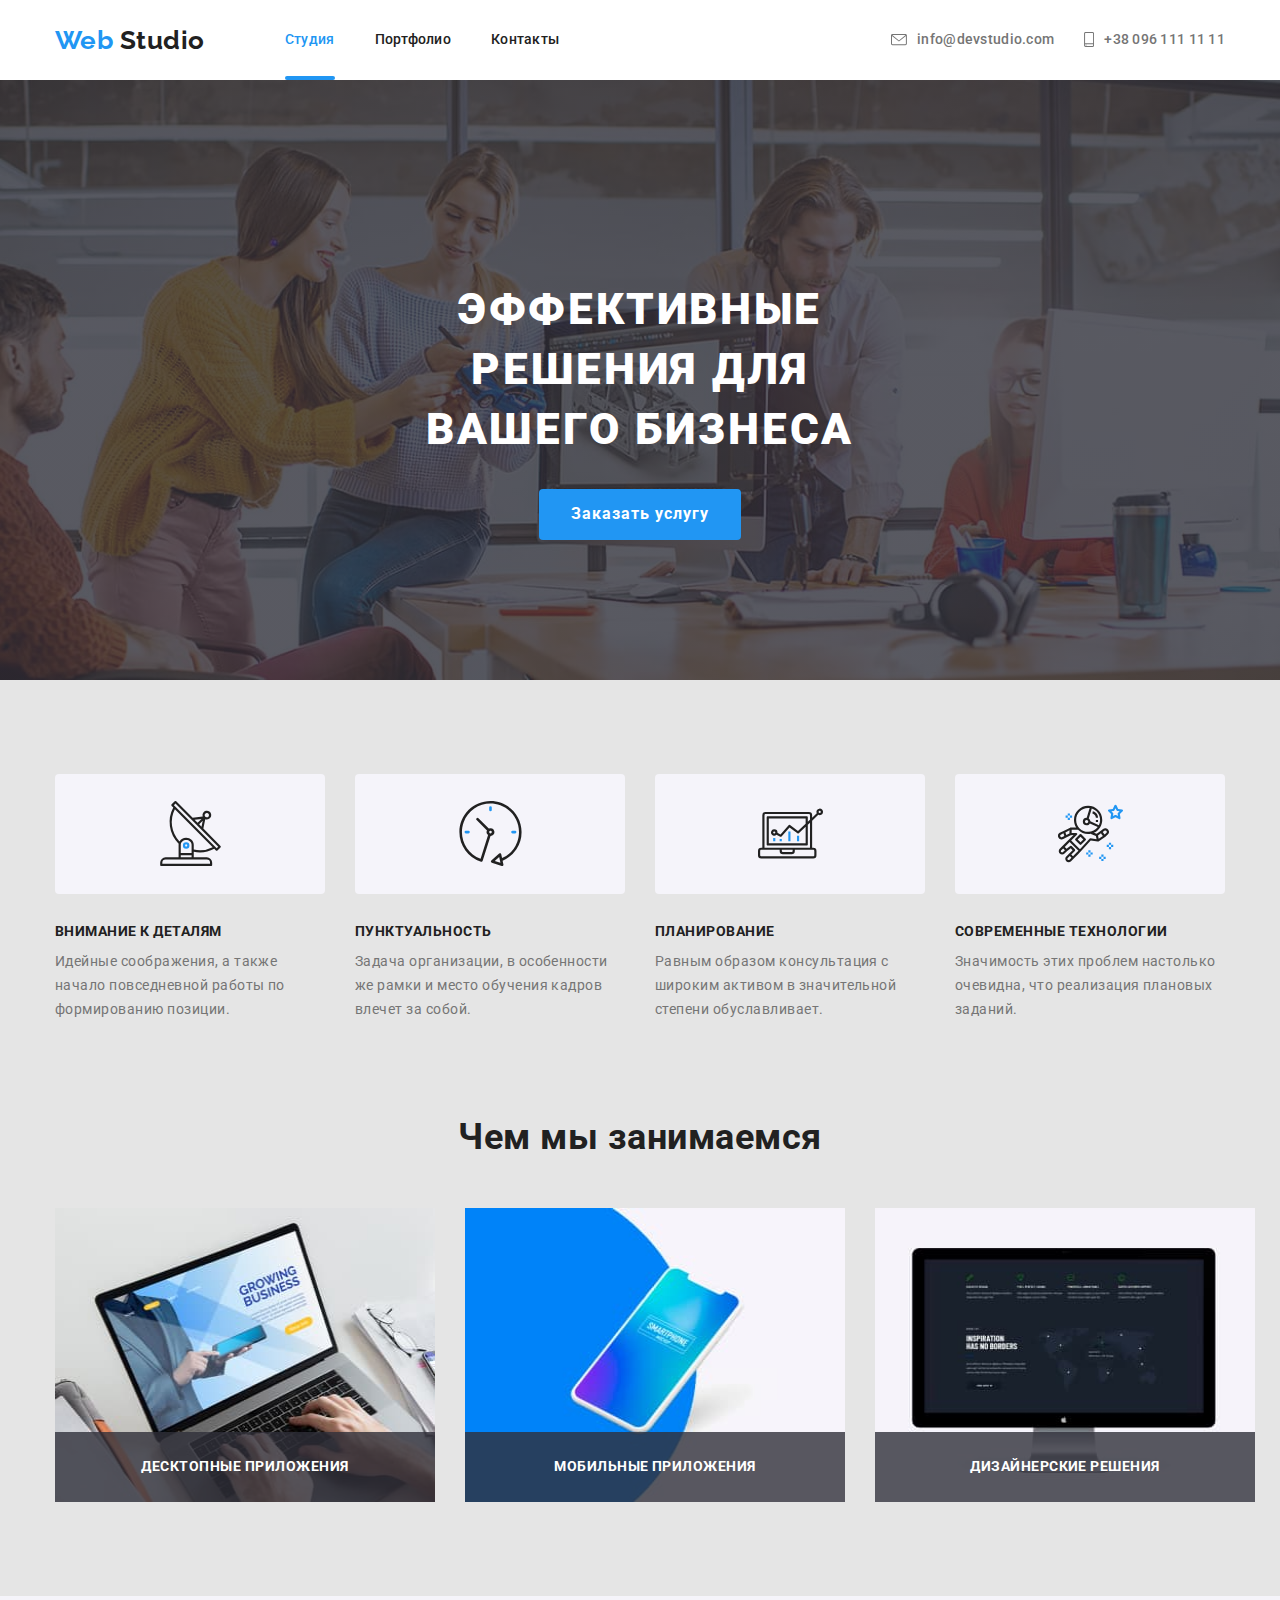
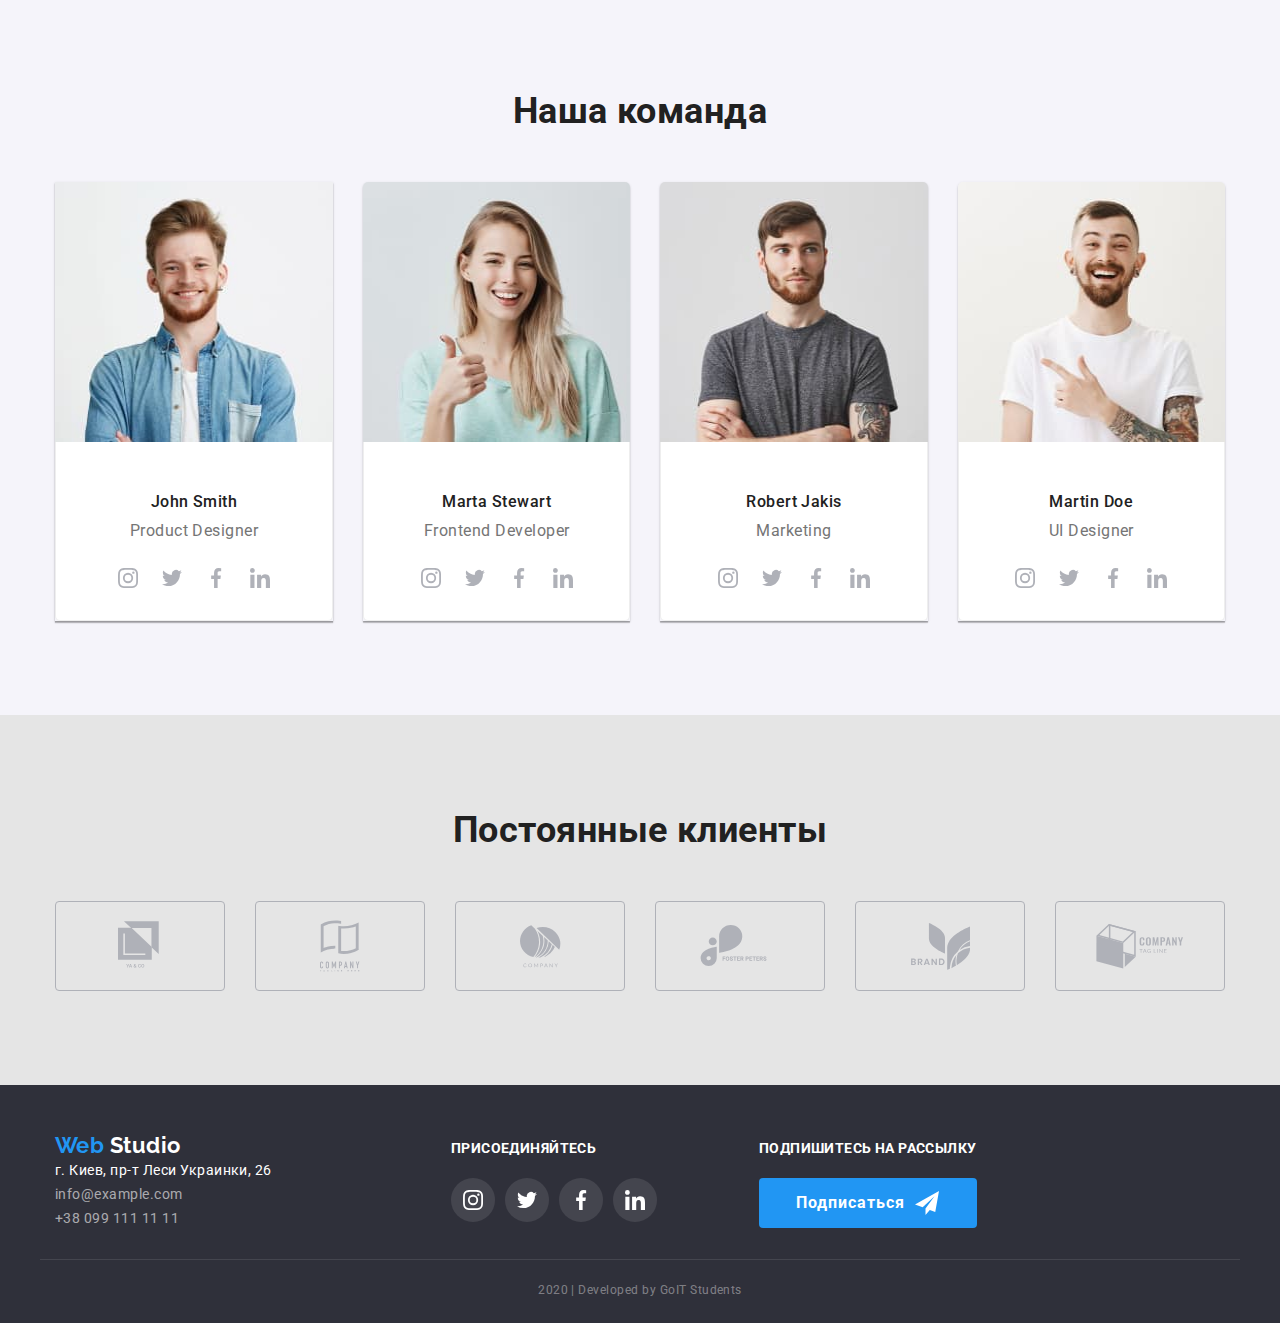
<file: index.html>
<!DOCTYPE html>
<html lang="ru">
  <head>
    <meta charset="UTF-8" />
    <meta name="viewport" content="width=device-width, initial-scale=1.0" />
    <title>Web Studio</title>
    <link
      href="https://fonts.googleapis.com/css2?family=Raleway:wght@700&family=Roboto:wght@400;500;700;900&display=swap"
      rel="stylesheet"
    />
    <link rel="stylesheet" href="./css/style.css" />
  </head>
  <body>
    <header class="page-header">
      <div class="container main-header">
        <nav class="main-header">
          <a href="" class="logo"><span class="word-web">Web</span> Studio</a>

          <ul class="site-nav list">
            <li class="item"><a href="" class="link current">Студия</a></li>
            <li class="item">
              <a href="./portfolio.html" class="link">Портфолио</a>
            </li>
            <li class="item"><a href="" class="link">Контакты</a></li>
          </ul>
        </nav>

        <ul class="auth-nav list">
          <li>
            <a href="mailto:info@devstudio.com" class="link"
              ><svg class="auth-logo" width="16" height="12">
                <use href="./images/symbol-defs.svg#icon-envelope"></use>
              </svg>
              info@devstudio.com</a
            >
          </li>
          <li>
            <a href="tel:+380961111111" class="link">
              <svg class="auth-logo" width="10" height="15">
                <use href="./images/symbol-defs.svg#icon-smartphone"></use>
              </svg>
              +38 096 111 11 11
            </a>
          </li>
        </ul>
      </div>
    </header>

    <main>
      <section class="hero">
        <div class="overlay">
          <h1 class="hero-title">эффективные решения для вашего бизнеса</h1>
          <a href="" class="button">Заказать услугу</a>
        </div>
      </section>

      <section class="section">
        <div class="container">
          <h2 class="section-title is-hidden">Приемущества компании</h2>
          <ul class="feature-list list">
            <li class="item icon-antenna">
              <h3 class="title">Внимание к деталям</h3>
              <p class="text">
                Идейные соображения, а также начало повседневной работы по
                формированию позиции.
              </p>
            </li>

            <li class="item icon-clock">
              <h3 class="title">Пунктуальность</h3>
              <p class="text">
                Задача организации, в особенности же рамки и место обучения
                кадров влечет за собой.
              </p>
            </li>

            <li class="item icon-diagram">
              <h3 class="title">Планирование</h3>
              <p class="text">
                Равным образом консультация с широким активом в значительной
                степени обуславливает.
              </p>
            </li>

            <li class="item icon-astronaut">
              <h3 class="title">Современные технологии</h3>
              <p class="text">
                Значимость этих проблем настолько очевидна, что реализация
                плановых заданий.
              </p>
            </li>
          </ul>
        </div>
      </section>

      <section class="section top">
        <div class="container">
          <h2 class="section-title">Чем мы занимаемся</h2>
          <ul class="work-list list">
            <li class="item">
              <div class="thumb">
                <img
                  class="image-block"
                  src="./images/img1.jpg"
                  alt="ноутбук"
                  width="380"
                  height="294"
                />
                <div class="block-title">
                  <h3 class="title">Десктопные приложения</h3>
                </div>
              </div>
            </li>
            <li class="item">
              <div class="thumb">
                <img
                  class="image-block"
                  src="./images/img2.jpg"
                  alt="смартфон"
                  width="380"
                  height="294"
                />
                <div class="block-title">
                  <h3 class="title">Мобильные приложения</h3>
                </div>
              </div>
            </li>
            <li class="item">
              <div class="thumb">
                <img
                  class="image-block"
                  src="./images/img3.jpg"
                  alt="монитор"
                  width="380"
                  height="294"
                />
                <div class="block-title">
                  <h3 class="title">Дизайнерские решения</h3>
                </div>
              </div>
            </li>
          </ul>
        </div>
      </section>

      <section class="section team">
        <div class="container">
          <h2 class="section-title">Наша команда</h2>
          <ul class="team-list list">
            <li class="item">
              <a class="work-link" href=""
                ><img
                  class="card-image"
                  src="./images/photo1.jpg"
                  alt="John Smith"
                  width="278"
                  height="260"
              /></a>

              <div class="card-name">
                <h3 class="title">John Smith</h3>
                <p class="position">Product Designer</p>
                <ul class="list">
                  <li>
                    <a href="" class="socialy" aria-label="Ссылка на Instagram">
                      <svg class="icon-link" width="20px" height="20px">
                        <use
                          href="./images/symbol-defs.svg#icon-instagram1"
                        ></use>
                      </svg>
                    </a>
                  </li>
                  <li>
                    <a href="" class="socialy" aria-label="Ссылка на Twitter"
                      ><svg class="icon-link" width="20px" height="20px">
                        <use
                          href="./images/symbol-defs.svg#icon-twitter1"
                        ></use>
                      </svg>
                    </a>
                  </li>
                  <li>
                    <a href="" class="socialy" aria-label="Ссылка на Facebook"
                      ><svg class="icon-link" width="20px" height="20px">
                        <use
                          href="./images/symbol-defs.svg#icon-facebook1"
                        ></use>
                      </svg>
                    </a>
                  </li>
                  <li>
                    <a href="" class="socialy" aria-label="Ссылка на Linkedin"
                      ><svg class="icon-link" width="20px" height="20px">
                        <use
                          href="./images/symbol-defs.svg#icon-linkedin1"
                        ></use>
                      </svg>
                    </a>
                  </li>
                </ul>
              </div>
            </li>

            <li class="item">
              <a href=""
                ><img
                  class="card-image"
                  src="./images/photo2.jpg"
                  alt="Marta Stewart"
                  width="278"
                  height="260"
              /></a>
              <div class="card-name">
                <h3 class="title">Marta Stewart</h3>
                <p class="position">Frontend Developer</p>
                <ul class="list">
                  <li>
                    <a href="" class="socialy" aria-label="Ссылка на Instagram">
                      <svg class="icon-link" width="20px" height="20px">
                        <use
                          href="./images/symbol-defs.svg#icon-instagram1"
                        ></use>
                      </svg>
                    </a>
                  </li>
                  <li>
                    <a href="" class="socialy" aria-label="Ссылка на Twitter"
                      ><svg class="icon-link" width="20px" height="20px">
                        <use
                          href="./images/symbol-defs.svg#icon-twitter1"
                        ></use>
                      </svg>
                    </a>
                  </li>
                  <li>
                    <a href="" class="socialy" aria-label="Ссылка на Facebook"
                      ><svg class="icon-link" width="20px" height="20px">
                        <use
                          href="./images/symbol-defs.svg#icon-facebook1"
                        ></use>
                      </svg>
                    </a>
                  </li>
                  <li>
                    <a href="" class="socialy" aria-label="Ссылка на Linkedin"
                      ><svg class="icon-link" width="20px" height="20px">
                        <use
                          href="./images/symbol-defs.svg#icon-linkedin1"
                        ></use>
                      </svg>
                    </a>
                  </li>
                </ul>
              </div>
            </li>

            <li class="item">
              <a href=""
                ><img
                  class="card-image"
                  src="./images/photo3.jpg"
                  alt="Robert Jakis"
                  width="278"
                  height="260"
              /></a>
              <div class="card-name">
                <h3 class="title">Robert Jakis</h3>
                <p class="position">Marketing</p>
                <ul class="list">
                  <li>
                    <a href="" class="socialy" aria-label="Ссылка на Instagram">
                      <svg class="icon-link" width="20px" height="20px">
                        <use
                          href="./images/symbol-defs.svg#icon-instagram1"
                        ></use>
                      </svg>
                    </a>
                  </li>
                  <li>
                    <a href="" class="socialy" aria-label="Ссылка на Twitter"
                      ><svg class="icon-link" width="20px" height="20px">
                        <use
                          href="./images/symbol-defs.svg#icon-twitter1"
                        ></use>
                      </svg>
                    </a>
                  </li>
                  <li>
                    <a href="" class="socialy" aria-label="Ссылка на Facebook"
                      ><svg class="icon-link" width="20px" height="20px">
                        <use
                          href="./images/symbol-defs.svg#icon-facebook1"
                        ></use>
                      </svg>
                    </a>
                  </li>
                  <li>
                    <a href="" class="socialy" aria-label="Ссылка на Linkedin"
                      ><svg class="icon-link" width="20px" height="20px">
                        <use
                          href="./images/symbol-defs.svg#icon-linkedin1"
                        ></use>
                      </svg>
                    </a>
                  </li>
                </ul>
              </div>
            </li>

            <li class="item">
              <a href=""
                ><img
                  class="card-image"
                  src="./images/photo4.jpg"
                  alt="Martin Doe"
                  width="278"
                  height="260"
              /></a>
              <div class="card-name">
                <h3 class="title">Martin Doe</h3>
                <p class="position">UI Designer</p>
                <ul class="list">
                  <li>
                    <a href="" class="socialy" aria-label="Ссылка на Instagram">
                      <svg class="icon-link" width="20px" height="20px">
                        <use
                          href="./images/symbol-defs.svg#icon-instagram1"
                        ></use>
                      </svg>
                    </a>
                  </li>
                  <li>
                    <a href="" class="socialy" aria-label="Ссылка на Twitter"
                      ><svg class="icon-link" width="20px" height="20px">
                        <use
                          href="./images/symbol-defs.svg#icon-twitter1"
                        ></use>
                      </svg>
                    </a>
                  </li>
                  <li>
                    <a href="" class="socialy" aria-label="Ссылка на Facebook"
                      ><svg class="icon-link" width="20px" height="20px">
                        <use
                          href="./images/symbol-defs.svg#icon-facebook1"
                        ></use>
                      </svg>
                    </a>
                  </li>
                  <li>
                    <a href="" class="socialy" aria-label="Ссылка на Linkedin"
                      ><svg class="icon-link" width="20px" height="20px">
                        <use
                          href="./images/symbol-defs.svg#icon-linkedin1"
                        ></use>
                      </svg>
                    </a>
                  </li>
                </ul>
              </div>
            </li>
          </ul>
        </div>
      </section>

      <section class="section">
        <div class="container">
          <h2 class="section-title">Постоянные клиенты</h2>
          <ul class="clients-list list">
            <li class="item">
              <a href="" class="clients-links">
                <svg class="clients-logo" width="45" height="50">
                  <use href="./images/symbol-defs.svg#icon-logo1"></use>
                </svg>
              </a>
            </li>
            <li class="item">
              <a href="" class="clients-links">
                <svg class="clients-logo" width="40" height="52">
                  <use href="./images/symbol-defs.svg#icon-logo2"></use>
                </svg>
              </a>
            </li>
            <li class="item">
              <a href="" class="clients-links">
                <svg class="clients-logo" width="41" height="43">
                  <use href="./images/symbol-defs.svg#icon-logo3"></use>
                </svg>
              </a>
            </li>
            <li class="item">
              <a href="" class="clients-links">
                <svg class="clients-logo" width="80" height="42">
                  <use href="./images/symbol-defs.svg#icon-logo4"></use>
                </svg>
              </a>
            </li>
            <li class="item">
              <a href="" class="clients-links">
                <svg class="clients-logo" width="59" height="47">
                  <use href="./images/symbol-defs.svg#icon-logo5"></use>
                </svg>
              </a>
            </li>
            <li class="item">
              <a href="" class="clients-links">
                <svg class="clients-logo" width="88" height="45">
                  <use href="./images/symbol-defs.svg#icon-logo6"></use>
                </svg>
              </a>
            </li>
          </ul>
        </div>
      </section>
    </main>

    <footer class="page-footer">
      <div class="container main-footer">
        <div class="block-contact">
          <a href="" class="logo-footer"
            ><span class="word-web">Web</span> Studio</a
          >
          <address>
            <a href="" class="contacts"
              >г. Киев, пр-т Леси Украинки, 26 <br />
            </a>
            <a href="mailto:info@devstudio.com" class="contacts"
              ><span class="links">info@example.com </span><br />
            </a>
            <a href="tel:+380961111111" class="contacts"
              ><span class="links">+38 099 111 11 11</span></a
            >
          </address>
        </div>

        <div class="block-join">
          <p class="text">присоединяйтесь</p>
          <ul class="our-links list">
            <li>
              <a
                href=""
                class="social-links icon-instagram"
                aria-label="Ссылка на Instagram"
              ></a>
            </li>
            <li>
              <a
                href=""
                class="social-links icon-twitter"
                aria-label="Ссылка на Twitter"
              ></a>
            </li>
            <li>
              <a
                href=""
                class="social-links icon-facebook"
                aria-label="Ссылка на Facebook"
              ></a>
            </li>
            <li>
              <a
                href=""
                class="social-links icon-linkedin"
                aria-label="Ссылка на Linkedin"
              ></a>
            </li>
          </ul>
        </div>

        <div>
          <p class="text">Подпишитесь на рассылку</p>
          <a href="" class="button icon-subscribe">Подписаться</a>
        </div>
      </div>
      <p class="copyright container">2020 | Developed by GoIT Students</p>
    </footer>
  </body>
</html>
</file>
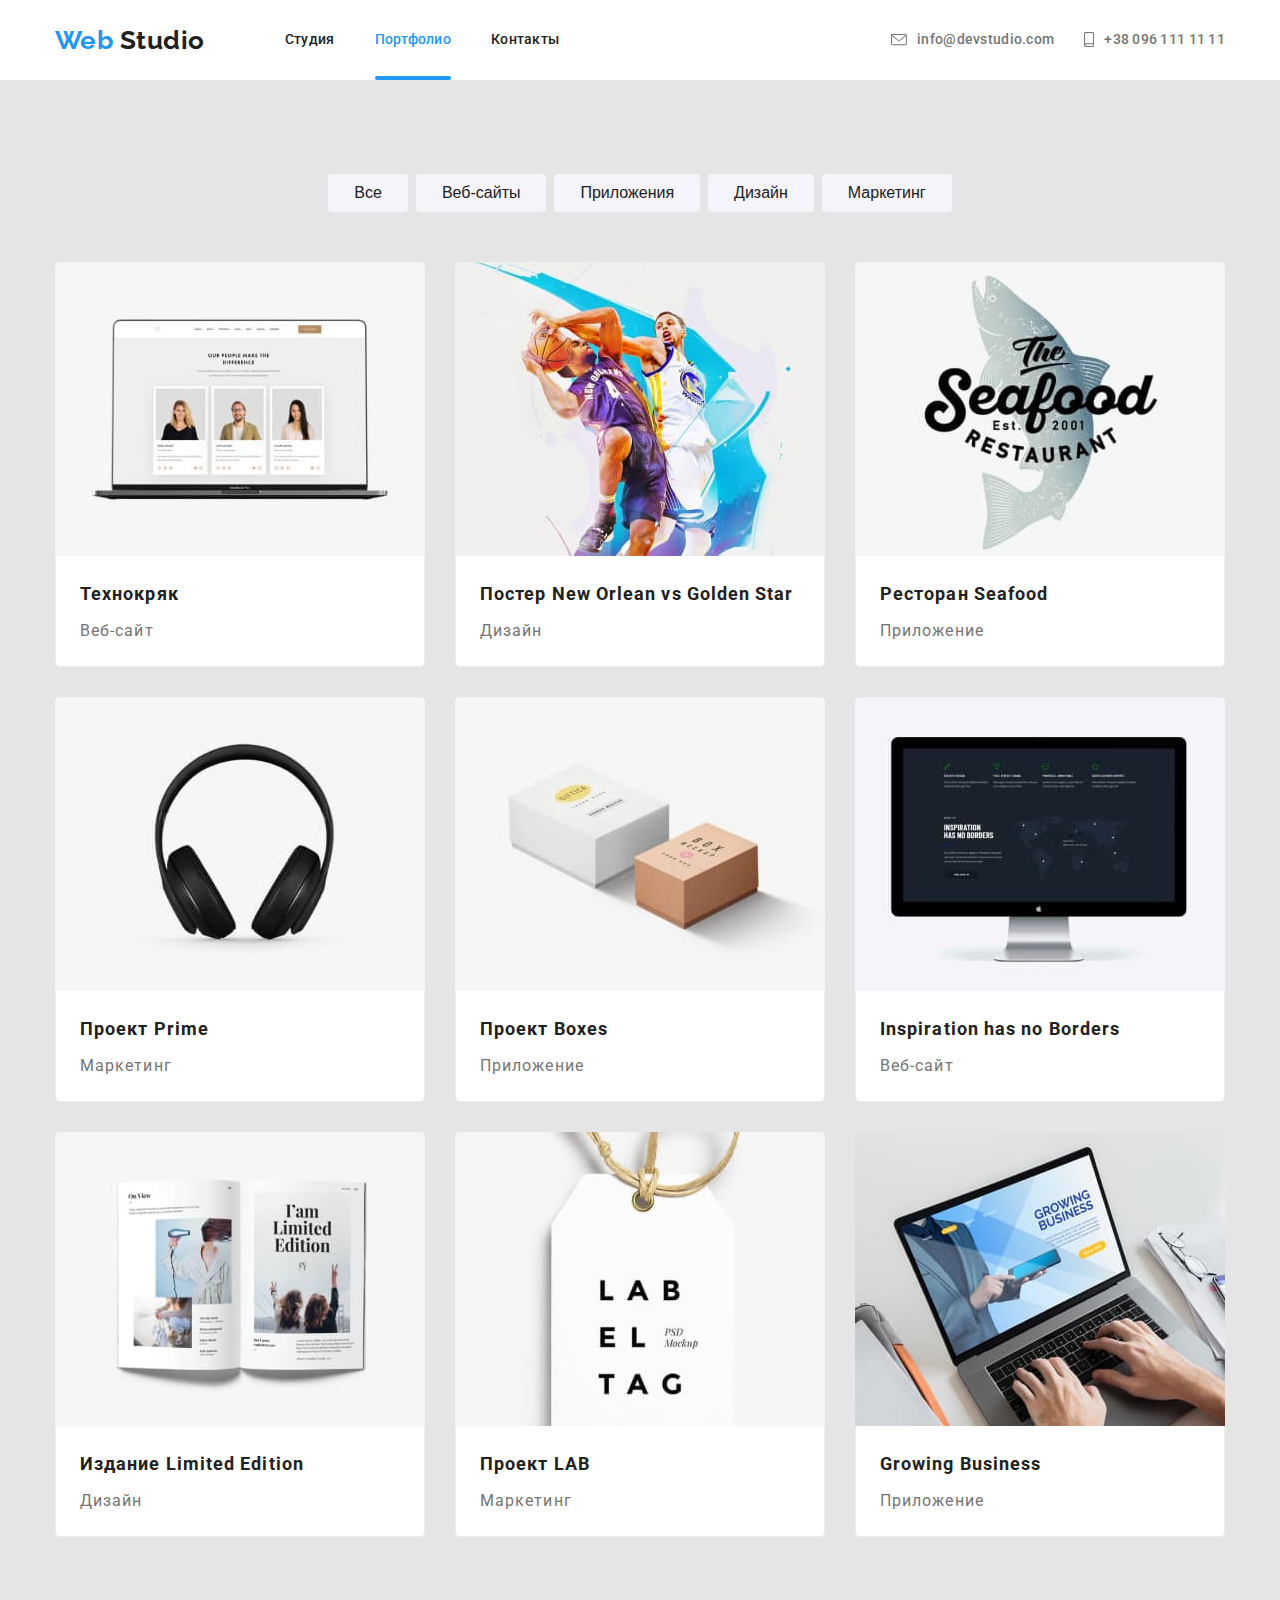
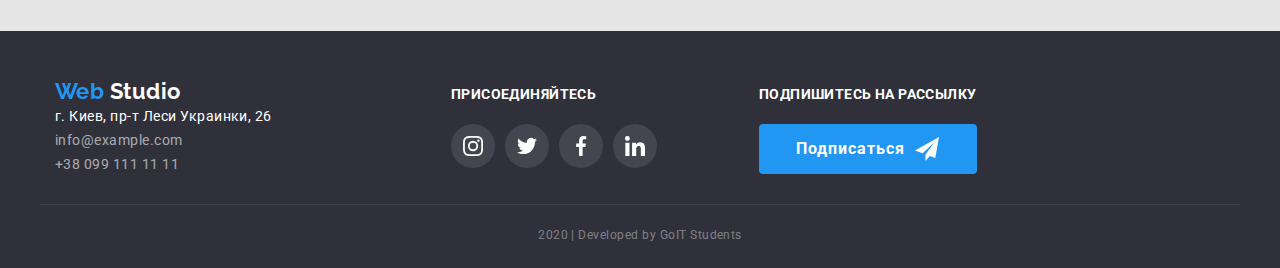
<file: portfolio.html>
<!DOCTYPE html>
<html lang="ru">
  <head>
    <meta charset="UTF-8" />
    <meta name="viewport" content="width=device-width, initial-scale=1.0" />
    <title>Web Studio</title>
    <link
      href="https://fonts.googleapis.com/css2?family=Raleway:wght@700&family=Roboto:wght@400;500;700;900&display=swap"
      rel="stylesheet"
    />
    <link rel="stylesheet" href="./css/style.css" />
  </head>
  <body>
    <header class="page-header">
      <div class="container main-header">
        <nav class="main-header">
          <a href="" class="logo"><span class="word-web">Web</span> Studio</a>

          <ul class="site-nav list">
            <li class="item"><a href="./index.html" class="link">Студия</a></li>
            <li class="item">
              <a href="" class="link current">Портфолио</a>
            </li>
            <li class="item"><a href="" class="link">Контакты</a></li>
          </ul>
        </nav>

        <ul class="auth-nav list">
          <li>
            <a href="mailto:info@devstudio.com" class="link"
              ><svg class="auth-logo" width="16" height="12">
                <use href="./images/symbol-defs.svg#icon-envelope"></use>
              </svg>
              info@devstudio.com</a
            >
          </li>
          <li>
            <a href="tel:+380961111111" class="link">
              <svg class="auth-logo" width="10" height="15">
                <use href="./images/symbol-defs.svg#icon-smartphone"></use>
              </svg>
              +38 096 111 11 11
            </a>
          </li>
        </ul>
      </div>
    </header>
    <main>
      <section class="section">
        <div class="container">
          <h1 class="is-hidden">Портфолио</h1>
          <ul class="nav-item list">
            <li class="item"><button type="button">Все</button></li>
            <li class="item"><button type="button">Веб-сайты</button></li>
            <li class="item"><button type="button">Приложения</button></li>
            <li class="item"><button type="button">Дизайн</button></li>
            <li class="item"><button type="button">Маркетинг</button></li>
          </ul>

          <ul class="work-desc list">
            <li class="item">
              <a href="" class="work-link">
                <div class="image-block">
                  <img
                    class="card-image"
                    src="./images/work1.jpg"
                    alt="веб-сайт"
                  />
                  <p class="description">
                    Технокряк это современная площадка распространения
                    коронавируса. Компании используют эту платформу для
                    цифрового шпионажа и атак на защищённые сервера конкурентов.
                  </p>
                </div>
                <div class="card-name">
                  <h2 class="name">Технокряк</h2>
                  <p class="caption">Веб-сайт</p>
                </div>
              </a>
            </li>
            <li class="item">
              <a href="" class="work-link">
                <div class="image-block">
                  <img
                    class="card-image"
                    src="./images/work2.jpg"
                    alt="баскетболисты"
                  />
                  <p class="description">
                    Технокряк это современная площадка распространения
                    коронавируса. Компании используют эту платформу для
                    цифрового шпионажа и атак на защищённые сервера конкурентов.
                  </p>
                </div>
                <div class="card-name">
                  <h2 class="name">Постер New Orlean vs Golden Star</h2>
                  <p class="caption">Дизайн</p>
                </div>
              </a>
            </li>
            <li class="item">
              <a href="" class="work-link">
                <div class="image-block">
                  <img
                    class="card-image"
                    src="./images/work3.jpg"
                    alt="логотип ресторана"
                  />
                  <p class="description">
                    Технокряк это современная площадка распространения
                    коронавируса. Компании используют эту платформу для
                    цифрового шпионажа и атак на защищённые сервера конкурентов.
                  </p>
                </div>
                <div class="card-name">
                  <h2 class="name">Ресторан Seafood</h2>
                  <p class="caption">Приложение</p>
                </div>
              </a>
            </li>
            <li class="item">
              <a href="" class="work-link">
                <div class="image-block">
                  <img
                    class="card-image"
                    src="./images/work4.jpg"
                    alt="наушники"
                  />
                  <p class="description">
                    Технокряк это современная площадка распространения
                    коронавируса. Компании используют эту платформу для
                    цифрового шпионажа и атак на защищённые сервера конкурентов.
                  </p>
                </div>
                <div class="card-name">
                  <h2 class="name">Проект Prime</h2>
                  <p class="caption">Маркетинг</p>
                </div>
              </a>
            </li>
            <li class="item">
              <a href="" class="work-link">
                <div class="image-block">
                  <img
                    class="card-image"
                    src="./images/work5.jpg"
                    alt="коробки"
                  />
                  <p class="description">
                    Технокряк это современная площадка распространения
                    коронавируса. Компании используют эту платформу для
                    цифрового шпионажа и атак на защищённые сервера конкурентов.
                  </p>
                </div>
                <div class="card-name">
                  <h2 class="name">Проект Boxes</h2>
                  <p class="caption">Приложение</p>
                </div>
              </a>
            </li>
            <li class="item">
              <a href="" class="work-link">
                <div class="image-block">
                  <img
                    class="card-image"
                    src="./images/work6.jpg"
                    alt="монитор"
                  />
                  <p class="description">
                    Технокряк это современная площадка распространения
                    коронавируса. Компании используют эту платформу для
                    цифрового шпионажа и атак на защищённые сервера конкурентов.
                  </p>
                </div>
                <div class="card-name">
                  <h2 class="name">Inspiration has no Borders</h2>
                  <p class="caption">Веб-сайт</p>
                </div>
              </a>
            </li>
            <li class="item">
              <a href="" class="work-link">
                <div class="image-block">
                  <img
                    class="card-image"
                    src="./images/work7.jpg"
                    alt="журнал"
                  />
                  <p class="description">
                    Технокряк это современная площадка распространения
                    коронавируса. Компании используют эту платформу для
                    цифрового шпионажа и атак на защищённые сервера конкурентов.
                  </p>
                </div>
                <div class="card-name">
                  <h2 class="name">Издание Limited Edition</h2>
                  <p class="caption">Дизайн</p>
                </div>
              </a>
            </li>
            <li class="item">
              <a href="" class="work-link">
                <div class="image-block">
                  <img
                    class="card-image"
                    src="./images/work8.jpg"
                    alt="бирка"
                  />
                  <p class="description">
                    Технокряк это современная площадка распространения
                    коронавируса. Компании используют эту платформу для
                    цифрового шпионажа и атак на защищённые сервера конкурентов.
                  </p>
                </div>
                <div class="card-name">
                  <h2 class="name">Проект LAB</h2>
                  <p class="caption">Маркетинг</p>
                </div>
              </a>
            </li>
            <li class="item">
              <a href="" class="work-link">
                <div class="image-block">
                  <img
                    class="card-image"
                    src="./images/work9.jpg"
                    alt="ноутбук"
                  />
                  <p class="description">
                    Технокряк это современная площадка распространения
                    коронавируса. Компании используют эту платформу для
                    цифрового шпионажа и атак на защищённые сервера конкурентов.
                  </p>
                </div>
                <div class="card-name">
                  <h2 class="name">Growing Business</h2>
                  <p class="caption">Приложение</p>
                </div>
              </a>
            </li>
          </ul>
        </div>
      </section>
    </main>

    <footer class="page-footer">
      <div class="container main-footer">
        <div class="block-contact">
          <a href="" class="logo-footer"
            ><span class="word-web">Web</span> Studio</a
          >
          <address>
            <a href="" class="contacts"
              >г. Киев, пр-т Леси Украинки, 26 <br />
            </a>
            <a href="mailto:info@devstudio.com" class="contacts"
              ><span class="links">info@example.com </span><br />
            </a>
            <a href="tel:+380961111111" class="contacts"
              ><span class="links">+38 099 111 11 11</span></a
            >
          </address>
        </div>

        <div class="block-join">
          <p class="text">присоединяйтесь</p>
          <ul class="our-links list">
            <li>
              <a
                href=""
                class="social-links icon-instagram"
                aria-label="Ссылка на Instagram"
              ></a>
            </li>
            <li>
              <a
                href=""
                class="social-links icon-twitter"
                aria-label="Ссылка на Twitter"
              ></a>
            </li>
            <li>
              <a
                href=""
                class="social-links icon-facebook"
                aria-label="Ссылка на Facebook"
              ></a>
            </li>
            <li>
              <a
                href=""
                class="social-links icon-linkedin"
                aria-label="Ссылка на Linkedin"
              ></a>
            </li>
          </ul>
        </div>

        <div>
          <p class="text">Подпишитесь на рассылку</p>
          <a href="" class="button icon-subscribe">Подписаться</a>
        </div>
      </div>
      <p class="copyright container">2020 | Developed by GoIT Students</p>
    </footer>
  </body>
</html>
</file>
<file: css/style.css>
/* основной цвет текста #757575*/
/* вторичный цвет текста #212121*/
/* белый #FFFFFF*/
/* акцент #2196F3*/
/* вторичный цвет фона #F5F4FA*/
/* фон футера #2F303A*/

:root {
  --prymery-text-color: #757575;
  --secondary-text-color: #212121;
  --white-text-color: #ffffff;
  --accent: #2196f3;
  --prymery-background-color: #e5e5e5;
  --secondary-backgound-color: #f5f4fa;
  --footer-background-color: #2f303a;
}

*,
*::before,
*::after {
  box-sizing: border-box;
  margin: 0;
  padding: 0;
}

body {
  background-color: var(--prymery-background-color);
  color: var(--prymery-text-color);
  margin: 0;

  font-family: Roboto, sans-serif;
  letter-spacing: 0.03em;
}
/* Header */

.page-header {
  background-color: var(--white-text-color);
  color: var(--secondary-text-color);
}

.container {
  margin-left: auto;
  margin-right: auto;
  padding: 0 15px;
  width: 1200px;
}

.logo {
  color: var(--secondary-text-color);

  font-family: Raleway, sans-serif;
  font-weight: bold;
  font-size: 26px;
  line-height: 1.19;
  text-decoration: none;
}

.word-web {
  color: var(--accent);
}

.list {
  margin: 0;
  padding-left: 0;
  list-style: none;
}

/* Main-header */

.main-header {
  display: flex;
  align-items: center;
}

/* Site-nav */

.site-nav {
  display: flex;
  margin-left: 80px;
}

.site-nav .item + .item {
  margin-left: 40px;
}

.site-nav .link {
  display: block;
  padding-top: 32px;
  padding-bottom: 32px;

  color: var(--secondary-text-color);

  font-family: Roboto;
  font-weight: 500;
  font-size: 14px;
  line-height: 1.14;
  letter-spacing: 0.02em;
  text-decoration: none;
  transition: color 250ms cubic-bezier(0.4, 0, 0.2, 1);
}

.site-nav .link:hover,
.site-nav .link:focus {
  color: var(--accent);
}

.site-nav .link.current {
  color: var(--accent);
}

.site-nav .item {
  position: relative;
}

.site-nav .link.current::after {
  transform: scaleX(1);
  background-color: var(--accent);
}

.site-nav .link::after {
  position: absolute;
  bottom: 0;
  content: '';
  display: block;
  width: 100%;
  height: 4px;
  border-top-left-radius: 4px;
  border-top-right-radius: 4px;
  border-bottom-right-radius: 4px;
  border-bottom-left-radius: 4px;
  background-color: var(--accent);

  transform: scaleX(0);
  transition: transform 250ms cubic-bezier(0.4, 0, 0.2, 1);
}

.site-nav .link:hover::after {
  transform: scaleX(1);
}

/* Auth-nav */

.auth-nav {
  display: flex;
  margin-left: auto;
}

.auth-nav .link {
  margin-left: 30px;
  color: var(--prymery-text-color);
  font-weight: 500;
  font-size: 14px;
  line-height: 1.14;
  letter-spacing: 0.02em;
  text-decoration: none;
}

.auth-nav .link:hover,
.auth-nav .link:focus {
  color: var(--accent);
}

.auth-logo {
  margin-right: 10px;
  fill: currentColor;
}

/* .auth-nav .link::before {
  display: inline-block;

  content: '';
  background-repeat: no-repeat;
  background-size: contain;
  background-position: bottom;
}

.icon-mail::before {
  margin-right: 10px;
  background-image: url(../images/envelope.svg);
  width: 16px;
  height: 12px;
  background-repeat: no-repeat;
}

.icon-phone::before {
  margin-right: 10px;
  background-image: url(../images/smartphone.svg);
  width: 12px;
  height: 16px;
  background-repeat: no-repeat;
} */

.auth-nav .link {
  display: flex;
  align-items: center;
}

/* Hero */

.overlay {
  max-width: 1600px;
  height: 600px;
  margin-left: auto;
  margin-right: auto;
  padding: 200px 370px;
  background-image: linear-gradient(
      rgba(47, 48, 58, 0.8),
      rgba(47, 48, 58, 0.8)
    ),
    url(../images/hero.jpg);
  background-repeat: no-repeat;
  background-size: cover;
  background-position: center;
}

.hero {
  text-align: center;
}

.hero-title {
  margin-top: 0;
  margin-bottom: 30px;
  color: var(--white-text-color);

  text-transform: uppercase;
  font-weight: 900;
  font-size: 44px;
  line-height: 1.36;
  letter-spacing: 0.06em;
}

/* Button */

button {
  width: max-content;
  height: 38px;
  padding: 0 24px;
  border-color: transparent;
  border-radius: 4px;
  cursor: pointer;

  color: var(--secondary-text-color);
  background-color: #f5f4fa;

  font-weight: 500;
  font-size: 16px;
  line-height: 1.62;
  text-align: center;

  transition: background-color 250ms cubic-bezier(0.4, 0, 0.2, 1),
    color 250ms cubic-bezier(0.4, 0, 0.2, 1);
}

button:hover,
button:focus {
  color: var(--white-text-color);
  background-color: var(--accent);
}

/* class button */

.button {
  display: inline-block;
  border-radius: 4px;
  padding: 10px 32px;

  color: var(--white-text-color);
  background-color: var(--accent);

  text-decoration: none;
  text-align: center;

  font-weight: 700;
  font-size: 16px;
  line-height: 1.88;
  letter-spacing: 0.06em;
}

/* Section */

.section {
  padding-top: 94px;
  padding-bottom: 94px;
}

.top {
  padding-top: 0;
}

.section-title {
  margin-top: 0;
  margin-bottom: 50px;
  color: var(--secondary-text-color);

  font-weight: 700;
  font-size: 36px;
  line-height: 1.17;
  text-align: center;
}

.is-hidden {
  display: none;
}

/* Feature */

.feature-list .item + .item {
  margin-left: 30px;
}

.feature-list .item::before {
  display: block;
  content: '';
  margin-bottom: 30px;
  height: 120px;
  border-radius: 4px;
  background-color: #f5f4fa;
  background-position: center;
  background-size: 65px;
  background-repeat: no-repeat;
}

.icon-antenna::before {
  background-image: url(../images/antenna.svg);
}

.icon-clock::before {
  background-image: url(../images/clock.svg);
}

.icon-diagram::before {
  background-image: url(../images/diagram.svg);
}

.icon-astronaut::before {
  background-image: url(../images/astronaut.svg);
}

.feature-list .item {
  width: 270px;
}

.feature-list {
  display: flex;
}

.feature-list .title {
  color: var(--secondary-text-color);

  text-transform: uppercase;
  font-weight: 700;
  font-size: 14px;
  line-height: 1.14;
}

.feature-list .text {
  margin-top: 10px;
  margin-bottom: 0;

  font-weight: 400;
  font-size: 14px;
  line-height: 1.71;
}

/* Work-list */

.work-list .item + .item {
  margin-left: 30px;
}

.work-list {
  display: flex;

  text-align: center;
}

.thumb {
  position: relative;
}

.image-block {
  display: block;
}

.block-title {
  position: absolute;
  display: flex;
  justify-content: center;
  align-items: center;
  bottom: 0;
  width: 100%;
  height: 70px;
  background-color: rgba(47, 48, 58, 0.8);
}

.work-list .title {
  margin: 0;

  color: var(--white-text-color);

  text-transform: uppercase;
  font-weight: 700;
  font-size: 14px;
  line-height: 1.14;
}

.section.team {
  background-color: var(--secondary-backgound-color);
}

/* Team-list */

.team-list .item + .item {
  margin-left: 30px;

  border-top-left-radius: 5px;
  border-top-right-radius: 5px;
  overflow: hidden;
}

.team-list {
  display: flex;
  text-align: center;
}

.team-list .title {
  margin-top: 30px;
  margin-bottom: 10px;

  color: var(--secondary-text-color);

  font-weight: 500;
  font-size: 16px;
  line-height: 1.19;
}

.team-list .position {
  margin-top: 0;
  margin-bottom: 16px;

  font-size: 16px;
  line-height: 1.19;
}

.social-links:hover,
.social-links:focus {
  color: var(--accent);
}

.socialy {
  display: flex;
  justify-content: center;
  align-items: center;
  padding: 0;
  width: 44px;
  height: 44px;
  color: #afb1b8;
  border-radius: 50%;
  transition: color, background-color 250ms cubic-bezier(0.4, 0, 0.2, 1);
}

.icon-link {
  fill: currentColor;
}

.socialy:hover {
  color: #ffffff;
  background-color: var(--accent);
}

.team-list .item {
  box-shadow: 0px 2px 1px rgba(0, 0, 0, 0.2), 0px 1px 1px rgba(0, 0, 0, 0.14),
    0px 1px 3px rgba(0, 0, 0, 0.12);
}

.team-list .list {
  display: flex;
  justify-content: center;
}

/* Clients */

.clients-list .item + .item {
  margin-left: 30px;
}

.clients-list {
  display: flex;
  margin-top: 0;
  margin-bottom: 0;
}

.clients-links {
  display: flex;
  justify-content: center;
  align-items: center;
  color: #afb1b8;
  border: 1px solid #afb1b8;
  border-radius: 4px;
  width: 170px;
  height: 90px;
  transition: color 250ms cubic-bezier(0.4, 0, 0.2, 1);
}

.clients-logo {
  fill: currentColor;
}

.clients-links:hover,
.clients-links:focus {
  color: var(--accent);
  border: 1px solid var(--accent);
}

/* Footer */

.main-footer {
  display: flex;
  align-items: baseline;
  padding-top: 48px;
  padding-bottom: 28px;
}

.page-footer {
  background-color: var(--footer-background-color);
}

.logo-footer {
  margin-bottom: 10px;

  color: var(--white-text-color);

  font-family: Raleway, sans-serif;
  font-weight: 700;
  font-size: 22px;
  line-height: 1.18;
  text-decoration: none;
}

.contacts {
  margin-bottom: 9px;

  color: var(--white-text-color);

  font-style: normal;
  font-weight: 400;
  font-size: 14px;
  line-height: 1.71;
  text-decoration: none;
}

.page-footer .text {
  margin-top: 0;
  margin-bottom: 21px;

  color: var(--white-text-color);

  text-transform: uppercase;
  font-weight: 700;
  font-size: 14px;
  line-height: 1.14;
  letter-spacing: 0.03em;
}

.block-contact {
  margin-right: 179px;
}

.contacts .links {
  color: rgba(255, 255, 255, 0.6);
}

.our-links {
  display: flex;
  margin-top: 0;
  margin-bottom: 0;
}

.social-links {
  display: block;
  width: 44px;
  height: 44px;
  background-color: rgba(255, 255, 255, 0.1);
  background-size: 20px;
  background-repeat: no-repeat;
  background-position: center;
  border-radius: 50%;
  transition: background-color 250ms cubic-bezier(0.4, 0, 0.2, 1);
}

.icon-instagram {
  background-image: url(../images/instagram.svg);
  margin-right: 10px;
}

.icon-twitter {
  background-image: url(../images/twitter.svg);
  margin-right: 10px;
}

.icon-facebook {
  background-image: url(../images/facebook.svg);
  margin-right: 10px;
}

.icon-linkedin {
  background-image: url(../images/linkedin.svg);
}

.social-links:hover {
  background-color: var(--accent);
}

.block-join {
  margin-right: 102px;
}

.icon-subscribe::after {
  content: '';
  display: block;
  width: 24px;
  height: 24px;
  margin-left: 10px;
  background-image: url(../images/send.svg);
}

.icon-subscribe {
  display: flex;
  justify-content: center;
  align-items: center;

  border-radius: 4px;
  padding: 10px 32px;

  color: var(--white-text-color);
  background-color: var(--accent);

  text-decoration: none;
  text-align: center;

  font-weight: 700;
  font-size: 16px;
  line-height: 1.88;
  letter-spacing: 0.06em;
}

.copyright {
  padding-top: 18px;
  padding-bottom: 21px;
  margin-top: 0;
  margin-bottom: 0;

  color: rgba(255, 255, 255, 0.4);
  border-top: 1px solid rgba(255, 255, 255, 0.1);

  font-size: 12px;
  line-height: 2;
  text-align: center;
}

/* Стили для Портфолио */

.is-hidden {
  display: none;
}

.nav-item {
  display: flex;
  justify-content: center;
  padding-left: 0;
  margin-bottom: 50px;
}

.nav-item .item {
  margin-right: 8px;
}

.nav-item .item:last-child {
  margin-right: 0;
}

.work-desc {
  display: flex;
  flex-wrap: wrap;
  padding-left: 0;
  margin-top: 0;
}

.work-desc .item {
  width: 370px;
  margin-right: 30px;
  margin-bottom: 30px;

  border-top-left-radius: 5px;
  border-top-right-radius: 5px;
  overflow: hidden;
}

.work-desc .item:hover {
  box-shadow: 0px 2px 1px rgba(0, 0, 0, 0.2), 0px 1px 1px rgba(0, 0, 0, 0.14),
    0px 1px 3px rgba(0, 0, 0, 0.12);
  cursor: pointer;
}

.work-desc .item:nth-last-child(-n + 3) {
  margin-bottom: 0;
}

.work-desc .item:nth-child(3n) {
  margin-right: 0;
}

.work-link {
  display: block;
  text-decoration: none;
}

.list .work-link {
  color: var(--secondary-text-color);

  font-weight: 700;
  font-size: 18px;
  line-height: 2;
  letter-spacing: 0.06em;
}

.image-block {
  position: relative;
  overflow: hidden;
}

.list .name {
  margin-top: 0;
  margin-bottom: 4px;

  font-weight: 700;
  font-size: 18px;
  line-height: 2;
  letter-spacing: 0.06em;
}

.list .description {
  position: absolute;
  bottom: 0;
  left: 0;
  display: block;
  width: 100%;
  height: 100%;
  padding: 63px 24px;
  background-color: rgba(33, 150, 243, 0.9);

  margin: 0;

  color: var(--white-text-color);

  font-weight: 400;
  font-size: 18px;
  line-height: 1.56;
  transform: translateY(100%);

  opacity: 0;
  transition: opacity 250ms cubic-bezier(0.4, 0, 0.2, 1),
    transform 250ms cubic-bezier(0.4, 0, 0.2, 1);
}

.work-link:hover .description {
  transform: translateY(0);
  opacity: 1;
}

.list .caption {
  margin: 0;
  color: var(--prymery-text-color);

  font-weight: 400;
  font-size: 16px;
  line-height: 1.87;
}

.card-name {
  padding: 20px 24px;

  background: #ffffff;
  border-left: 1px solid #eeeeee;
  border-right: 1px solid #eeeeee;
  border-bottom: 1px solid #eeeeee;
  border-bottom-right-radius: 5px;
  border-bottom-left-radius: 5px;
}

.card-image {
  display: block;
}
</file>
